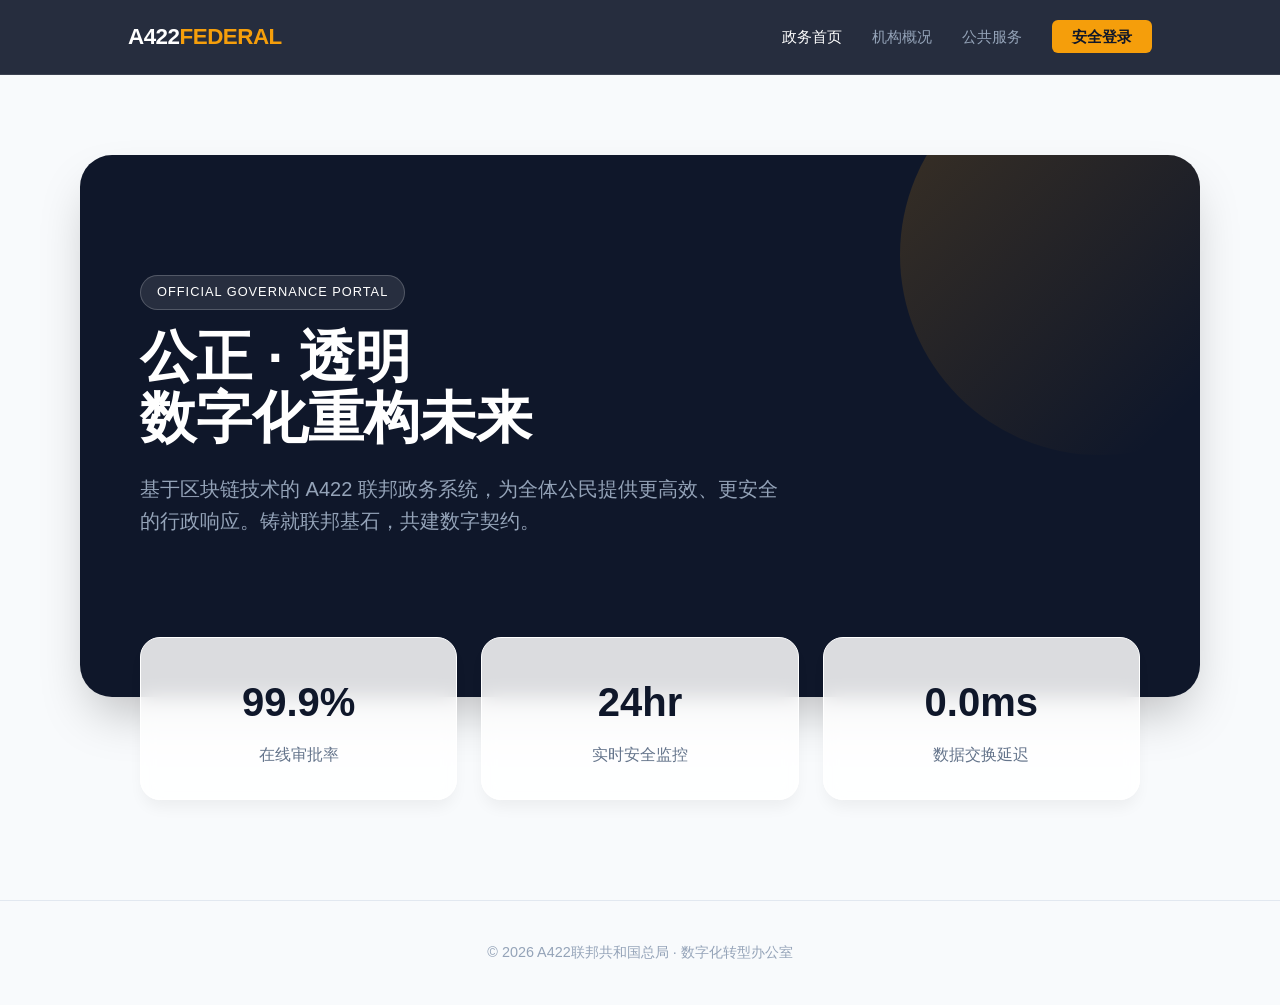
<file: index.html>
<!DOCTYPE html>
<html lang="zh-CN">
<head>
    <meta charset="UTF-8">
    <meta name="viewport" content="width=device-width, initial-scale=1.0">
    <title>A422 联邦共和国总局 | 官方门户</title>
    <style>
        /* 现代政府风：极简、深邃、专业 */
        :root {
            --primary: #0f172a;    /* 深靛蓝 */
            --accent: #f59e0b;     /* 暖金 */
            --glass: rgba(255, 255, 255, 0.85);
            --text: #1e293b;
        }

        * { margin: 0; padding: 0; box-sizing: border-box; }

        body {
            font-family: "Inter", "Segoe UI", "PingFang SC", sans-serif;
            background: #f8fafc;
            background-image: radial-gradient(#cbd5e1 0.5px, transparent 0.5px); /* 微米网格底纹 */
            background-size: 24px 24px;
            color: var(--text);
            line-height: 1.6;
        }

        /* 磨砂玻璃导航栏 */
        header {
            position: sticky;
            top: 0;
            z-index: 1000;
            background: rgba(15, 23, 42, 0.9);
            backdrop-filter: blur(10px);
            color: white;
            padding: 1.2rem 10%;
            display: flex;
            justify-content: space-between;
            align-items: center;
            border-bottom: 1px solid rgba(255,255,255,0.1);
        }

        .logo { font-size: 1.4rem; font-weight: 800; letter-spacing: -0.5px; }
        .logo span { color: var(--accent); }

        nav ul { display: flex; list-style: none; gap: 30px; }
        nav a { 
            color: #94a3b8; 
            text-decoration: none; 
            font-size: 0.95rem; 
            font-weight: 500; 
            transition: all 0.3s; 
        }
        nav a:hover, nav a.active { color: white; }

        .btn-login {
            background: var(--accent);
            color: var(--primary) !important;
            padding: 8px 20px;
            border-radius: 6px;
            font-weight: 700;
        }

        /* 英雄视觉区 */
        main { max-width: 1200px; margin: 80px auto; padding: 0 40px; }

        .hero-section {
            position: relative;
            padding: 120px 60px;
            background: var(--primary);
            color: white;
            border-radius: 32px;
            overflow: hidden;
            box-shadow: 0 25px 50px -12px rgba(0, 0, 0, 0.25);
        }

        /* 右侧装饰圆 */
        .hero-section::after {
            content: "";
            position: absolute;
            top: -100px; right: -100px;
            width: 400px; height: 400px;
            background: linear-gradient(135deg, rgba(245,158,11,0.2) 0%, transparent 80%);
            border-radius: 50%;
        }

        .hero-content { position: relative; z-index: 1; max-width: 650px; }
        .hero-content h2 { font-size: 3.5rem; line-height: 1.1; margin-bottom: 24px; }
        .hero-content p { font-size: 1.25rem; color: #94a3b8; margin-bottom: 40px; }

        .badge {
            display: inline-block;
            padding: 6px 16px;
            background: rgba(255,255,255,0.1);
            border: 1px solid rgba(255,255,255,0.2);
            border-radius: 100px;
            font-size: 0.8rem;
            text-transform: uppercase;
            letter-spacing: 1px;
            margin-bottom: 16px;
        }

        /* 统计卡片区 */
        .stats-grid {
            display: grid;
            grid-template-columns: repeat(3, 1fr);
            gap: 24px;
            margin-top: -60px;
            padding: 0 60px;
        }

        .stat-card {
            background: var(--glass);
            backdrop-filter: blur(10px);
            padding: 32px;
            border-radius: 20px;
            border: 1px solid white;
            box-shadow: 0 10px 15px -3px rgba(0,0,0,0.05);
            text-align: center;
        }

        .stat-card h3 { font-size: 2.5rem; color: var(--primary); margin-bottom: 8px; }
        .stat-card p { color: #64748b; font-weight: 500; }

        footer {
            margin-top: 100px;
            padding: 40px;
            text-align: center;
            border-top: 1px solid #e2e8f0;
            color: #94a3b8;
            font-size: 0.9rem;
        }
    </style>
</head>
<body>

<header>
    <div class="logo">A422<span>FEDERAL</span></div>
    <nav>
        <ul>
            <li><a href="index.html" class="active">政务首页</a></li>
            <li><a href="about.html">机构概况</a></li>
            <li><a href="services.html">公共服务</a></li>
            <li><a href="login.html" class="btn-login">安全登录</a></li>
        </ul>
    </nav>
</header>

<main>
    <section class="hero-section">
        <span class="badge">Official Governance Portal</span>
        <div class="hero-content">
            <h2>公正 · 透明<br>数字化重构未来</h2>
            <p>基于区块链技术的 A422 联邦政务系统，为全体公民提供更高效、更安全的行政响应。铸就联邦基石，共建数字契约。</p>
        </div>
    </section>

    <div class="stats-grid">
        <div class="stat-card">
            <h3>99.9<span>%</span></h3>
            <p>在线审批率</p>
        </div>
        <div class="stat-card">
            <h3>24<span>hr</span></h3>
            <p>实时安全监控</p>
        </div>
        <div class="stat-card">
            <h3>0.0<span>ms</span></h3>
            <p>数据交换延迟</p>
        </div>
    </div>
</main>

<footer>
    &copy; 2026 A422联邦共和国总局 · 数字化转型办公室
</footer>

</body>
</html>
</file>
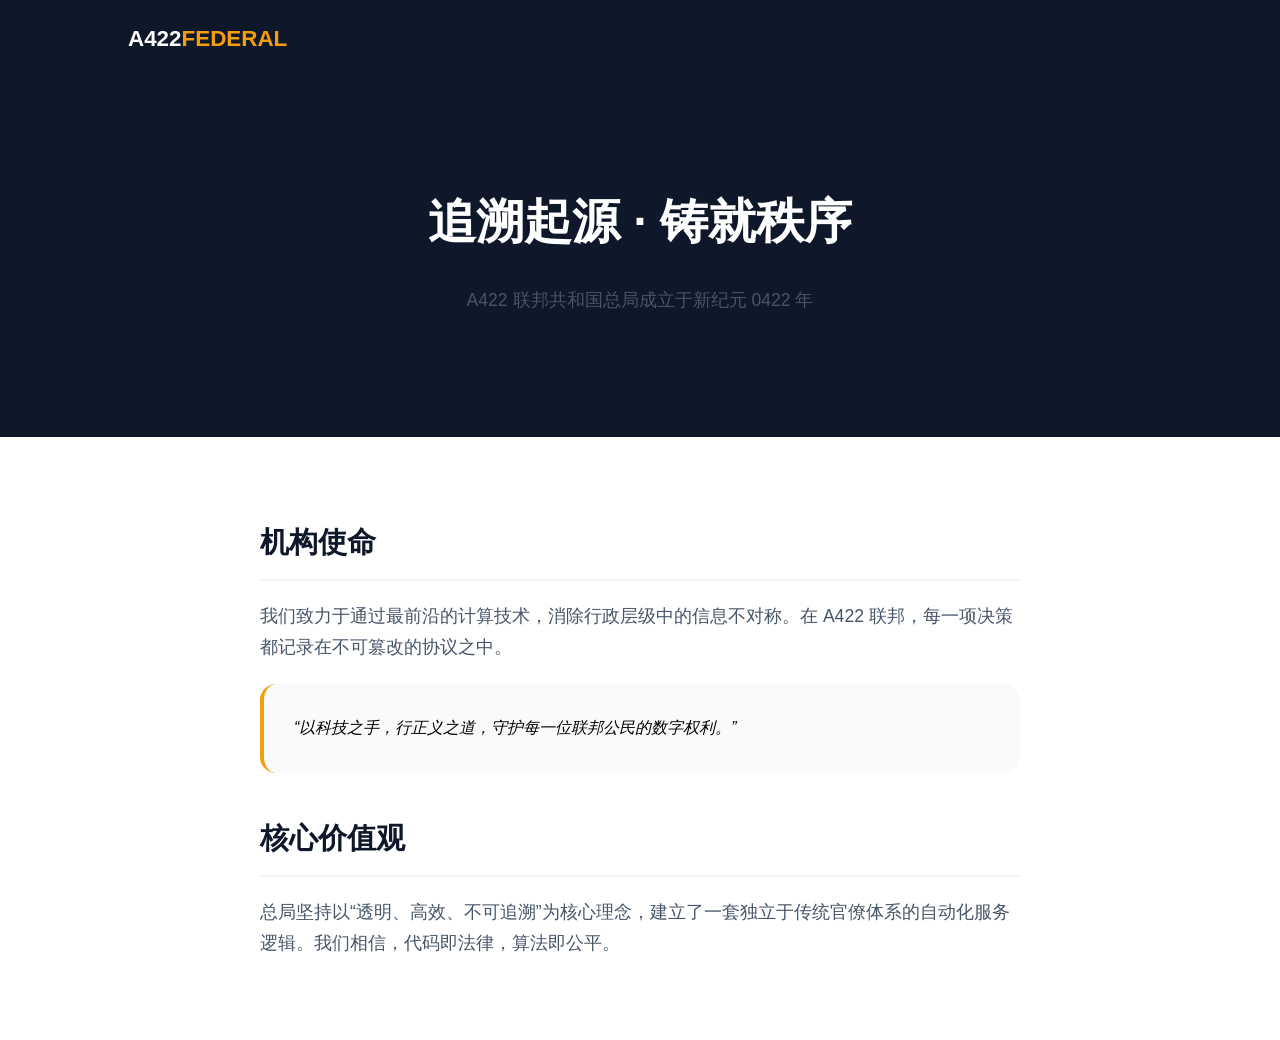
<file: about.html>
<!DOCTYPE html>
<html lang="zh-CN">
<head>
    <meta charset="UTF-8">
    <meta name="viewport" content="width=device-width, initial-scale=1.0">
    <title>机构概况 | A422 联邦共和国总局</title>
    <style>
        :root { --primary: #0f172a; --accent: #f59e0b; --text: #1e293b; }
        * { margin: 0; padding: 0; box-sizing: border-box; }
        body { font-family: "Inter", sans-serif; background: #fff; line-height: 1.8; }
        
        header { background: var(--primary); color: white; padding: 1.2rem 10%; display: flex; justify-content: space-between; align-items: center; }
        .logo { font-size: 1.4rem; font-weight: 800; color: white; text-decoration: none; }
        .logo span { color: var(--accent); }

        .about-hero { background: #0f172a; color: white; padding: 100px 10%; text-align: center; }
        .about-hero h2 { font-size: 3rem; margin-bottom: 20px; }
        
        .content-section { max-width: 800px; margin: 80px auto; padding: 0 20px; }
        h3 { font-size: 1.8rem; margin: 40px 0 20px; color: var(--primary); border-bottom: 2px solid #f1f5f9; padding-bottom: 10px; }
        p { color: #475569; margin-bottom: 20px; font-size: 1.1rem; }
        .mission-quote { background: #f8fafc; padding: 30px; border-radius: 16px; border-left: 4px solid var(--accent); font-style: italic; }
    </style>
</head>
<body>
    <header>
        <a href="index.html" class="logo">A422<span>FEDERAL</span></a>
    </header>
    <section class="about-hero">
        <h2>追溯起源 · 铸就秩序</h2>
        <p>A422 联邦共和国总局成立于新纪元 0422 年</p>
    </section>
    <main class="content-section">
        <h3>机构使命</h3>
        <p>我们致力于通过最前沿的计算技术，消除行政层级中的信息不对称。在 A422 联邦，每一项决策都记录在不可篡改的协议之中。</p>
        <div class="mission-quote">
            “以科技之手，行正义之道，守护每一位联邦公民的数字权利。”
        </div>
        <h3>核心价值观</h3>
        <p>总局坚持以“透明、高效、不可追溯”为核心理念，建立了一套独立于传统官僚体系的自动化服务逻辑。我们相信，代码即法律，算法即公平。</p>
    </main>
</body>
</html>
</file>
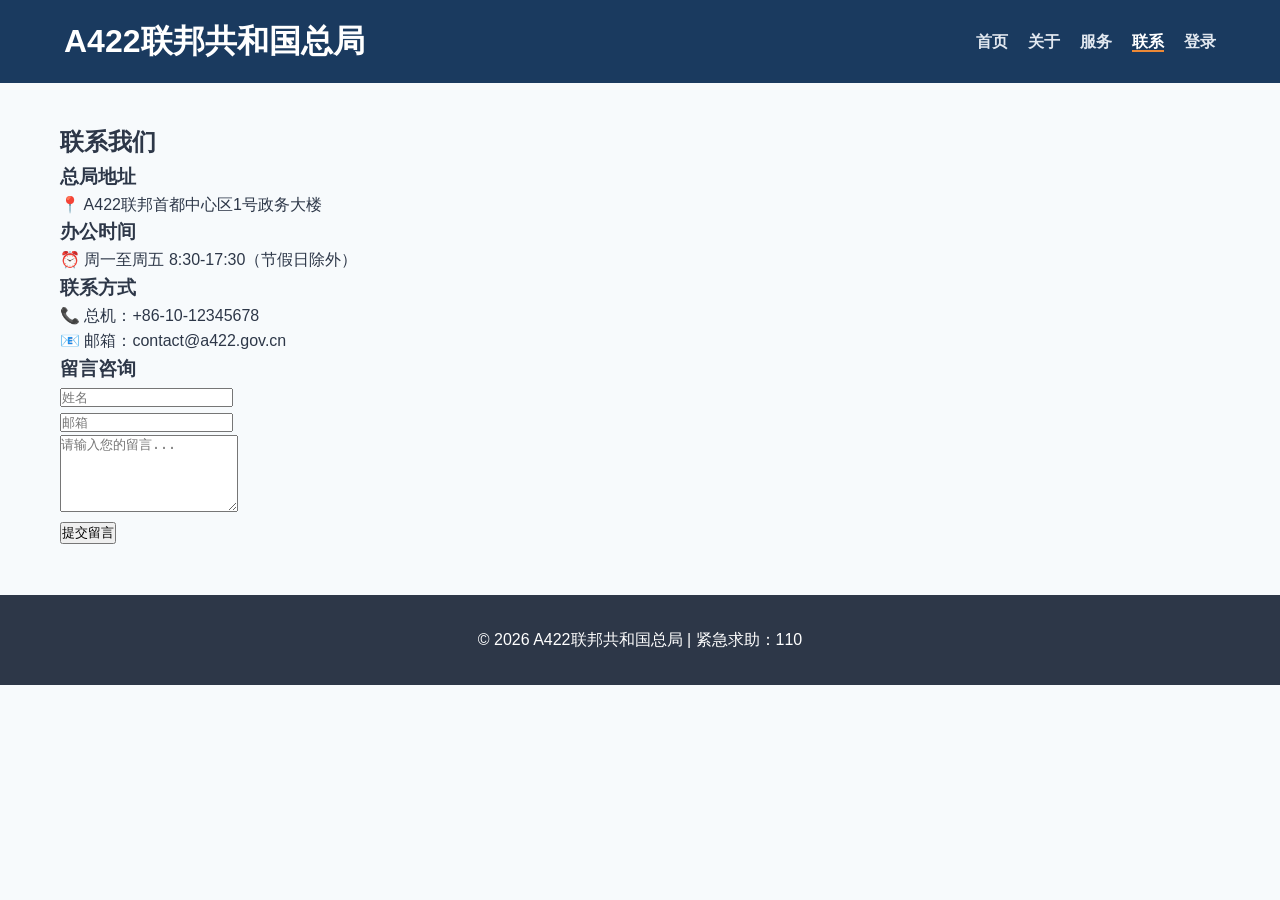
<file: contact.html>
<!DOCTYPE html>
<html lang="zh-CN">
<head>
    <meta charset="UTF-8">
    <meta name="viewport" content="width=device-width, initial-scale=1.0">
    <title>联系我们 - A422联邦共和国总局</title>
    <link rel="stylesheet" href="styles.css">
</head>
<body>
    <header>
        <h1>A422联邦共和国总局</h1>
        <nav>
            <ul>
                <li><a href="index.html">首页</a></li>
                <li><a href="about.html">关于</a></li>
                <li><a href="services.html">服务</a></li>
                <li><a href="contact.html" class="active">联系</a></li>
                <li><a href="login.html" class="login-btn">登录</a></li>
            </ul>
        </nav>
    </header>

    <main>
        <section class="content-section">
            <h2>联系我们</h2>
            <div class="contact-container">
                <div class="contact-info">
                    <h3>总局地址</h3>
                    <p>📍 A422联邦首都中心区1号政务大楼</p>
                    <h3>办公时间</h3>
                    <p>⏰ 周一至周五 8:30-17:30（节假日除外）</p>
                    <h3>联系方式</h3>
                    <p>📞 总机：+86-10-12345678</p>
                    <p>📧 邮箱：contact@a422.gov.cn</p>
                </div>
                <form class="contact-form">
                    <h3>留言咨询</h3>
                    <div class="form-group">
                        <input type="text" placeholder="姓名" required>
                    </div>
                    <div class="form-group">
                        <input type="email" placeholder="邮箱" required>
                    </div>
                    <div class="form-group">
                        <textarea placeholder="请输入您的留言..." rows="5" required></textarea>
                    </div>
                    <button type="submit">提交留言</button>
                </form>
            </div>
        </section>
    </main>

    <footer>
        <p>&copy; 2026 A422联邦共和国总局 | 紧急求助：110</p>
    </footer>
</body>
</html>
</file>
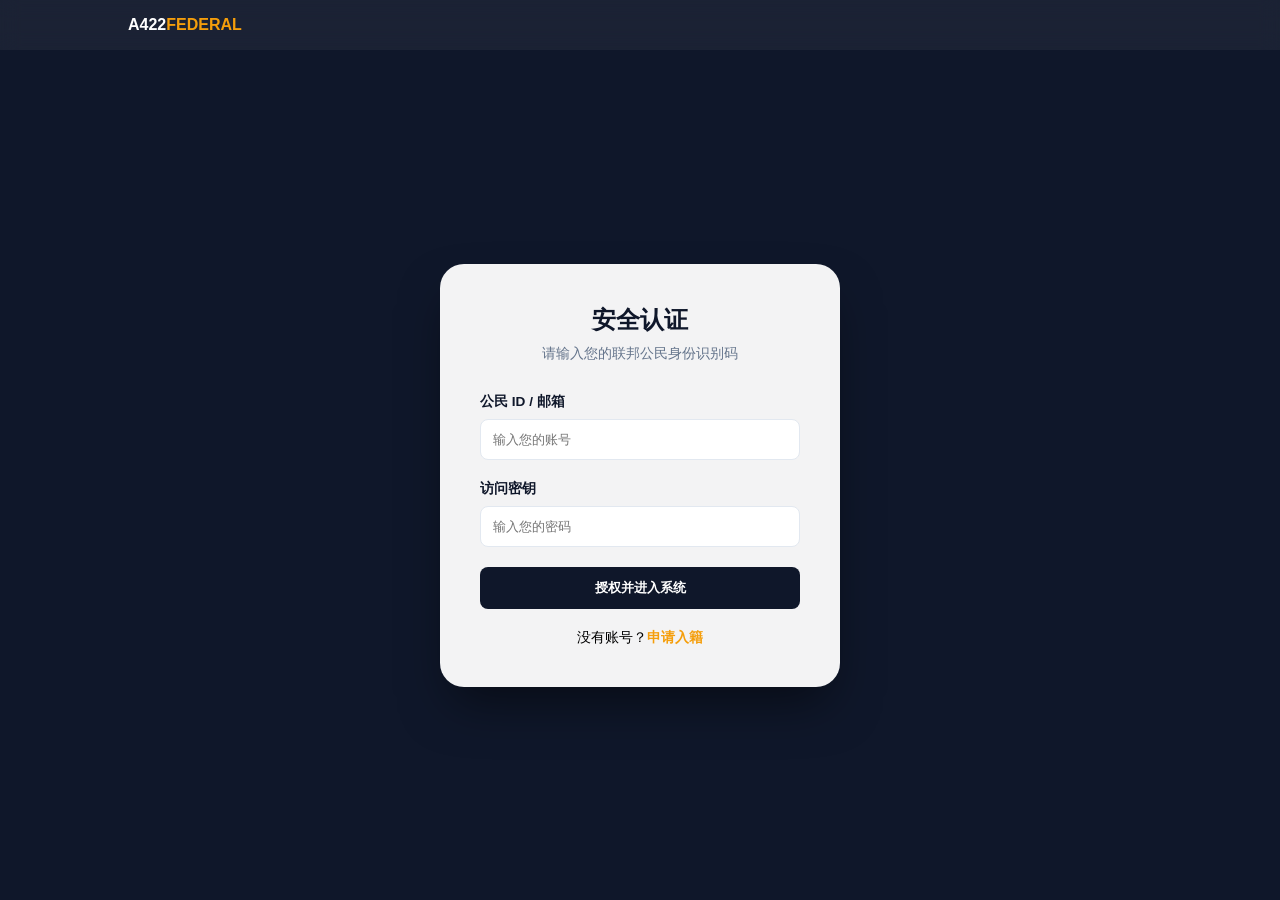
<file: login.html>
<!DOCTYPE html>
<html lang="zh-CN">
<head>
    <meta charset="UTF-8">
    <meta name="viewport" content="width=device-width, initial-scale=1.0">
    <title>安全登录 | A422 联邦共和国总局</title>
    <style>
        :root { --primary: #0f172a; --accent: #f59e0b; --text: #1e293b; }
        * { margin: 0; padding: 0; box-sizing: border-box; }
        body { 
            font-family: "Inter", sans-serif; 
            background: #0f172a; /* 登录页采用深色背景增加安全感 */
            display: flex; flex-direction: column; min-height: 100vh;
        }
        header { 
            background: rgba(255,255,255,0.05); backdrop-filter: blur(10px);
            padding: 1rem 10%; display: flex; justify-content: space-between; align-items: center;
        }
        .logo { color: white; font-weight: 800; text-decoration: none; }
        .logo span { color: var(--accent); }
        
        main { flex: 1; display: flex; align-items: center; justify-content: center; padding: 20px; }
        .login-card {
            background: rgba(255, 255, 255, 0.95);
            padding: 40px; border-radius: 24px; width: 100%; max-width: 400px;
            box-shadow: 0 25px 50px -12px rgba(0, 0, 0, 0.5);
        }
        h2 { color: var(--primary); margin-bottom: 8px; text-align: center; }
        p.subtitle { color: #64748b; text-align: center; font-size: 0.9rem; margin-bottom: 30px; }
        
        .form-group { margin-bottom: 20px; }
        label { display: block; margin-bottom: 8px; font-size: 0.85rem; font-weight: 600; color: var(--primary); }
        input {
            width: 100%; padding: 12px; border: 1.5px solid #e2e8f0; border-radius: 8px;
            outline: none; transition: 0.3s;
        }
        input:focus { border-color: var(--accent); box-shadow: 0 0 0 3px rgba(245,158,11,0.1); }
        
        .btn-submit {
            width: 100%; padding: 12px; background: var(--primary); color: white;
            border: none; border-radius: 8px; font-weight: 700; cursor: pointer; transition: 0.3s;
        }
        .btn-submit:hover { background: #1e293b; transform: translateY(-1px); }
        
        .footer-links { margin-top: 20px; text-align: center; font-size: 0.85rem; }
        .footer-links a { color: var(--accent); text-decoration: none; font-weight: 600; }
    </style>
</head>
<body>
    <header>
        <a href="index.html" class="logo">A422<span>FEDERAL</span></a>
    </header>
    <main>
        <div class="login-card">
            <h2>安全认证</h2>
            <p class="subtitle">请输入您的联邦公民身份识别码</p>
            <form>
                <div class="form-group">
                    <label>公民 ID / 邮箱</label>
                    <input type="text" placeholder="输入您的账号">
                </div>
                <div class="form-group">
                    <label>访问密钥</label>
                    <input type="password" placeholder="输入您的密码">
                </div>
                <button type="button" class="btn-submit">授权并进入系统</button>
            </form>
            <div class="footer-links">
                没有账号？<a href="register.html">申请入籍</a>
            </div>
        </div>
    </main>
</body>
</html>
</file>
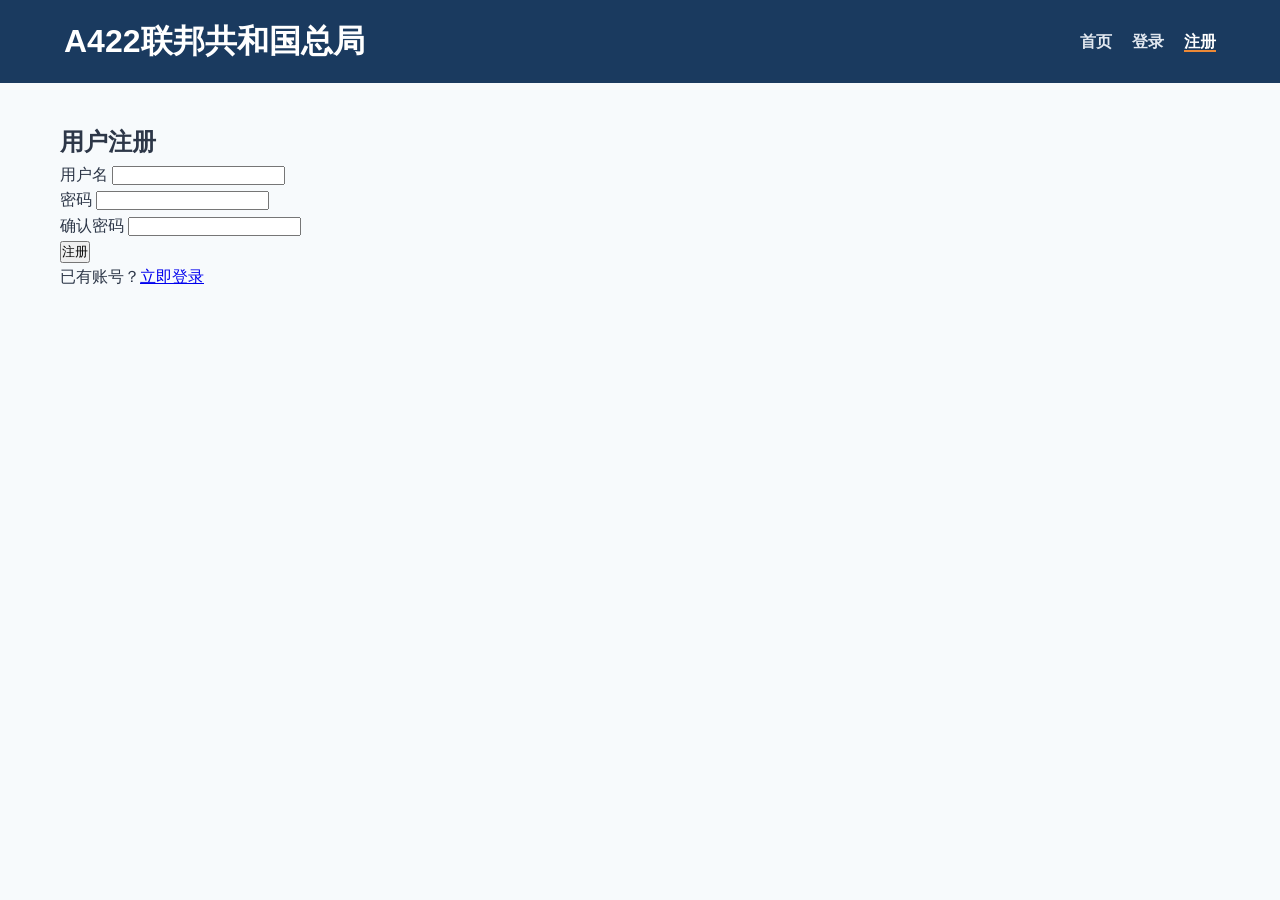
<file: reginster.html>
<!DOCTYPE html>
<html lang="zh-CN">
<head>
    <meta charset="UTF-8">
    <meta name="viewport" content="width=device-width, initial-scale=1.0">
    <title>用户注册</title>
    <link rel="stylesheet" href="styles.css">
</head>
<body>
    <header>
        <h1>A422联邦共和国总局</h1>
        <nav>
            <ul>
                <li><a href="index.html">首页</a></li>
                <li><a href="login.html">登录</a></li>
                <li><a href="register.html" class="active">注册</a></li>
            </ul>
        </nav>
    </header>

    <main>
        <section class="auth-form">
            <h2>用户注册</h2>
            <form id="registerForm">
                <div class="form-group">
                    <label for="reg-username">用户名</label>
                    <input type="text" id="reg-username" required>
                </div>
                <div class="form-group">
                    <label for="reg-password">密码</label>
                    <input type="password" id="reg-password" required>
                </div>
                <div class="form-group">
                    <label for="reg-confirm">确认密码</label>
                    <input type="password" id="reg-confirm" required>
                </div>
                <button type="submit">注册</button>
                <p>已有账号？<a href="login.html">立即登录</a></p>
            </form>
        </section>
    </main>

    <script src="script.js"></script>
</body>
</html>
</file>
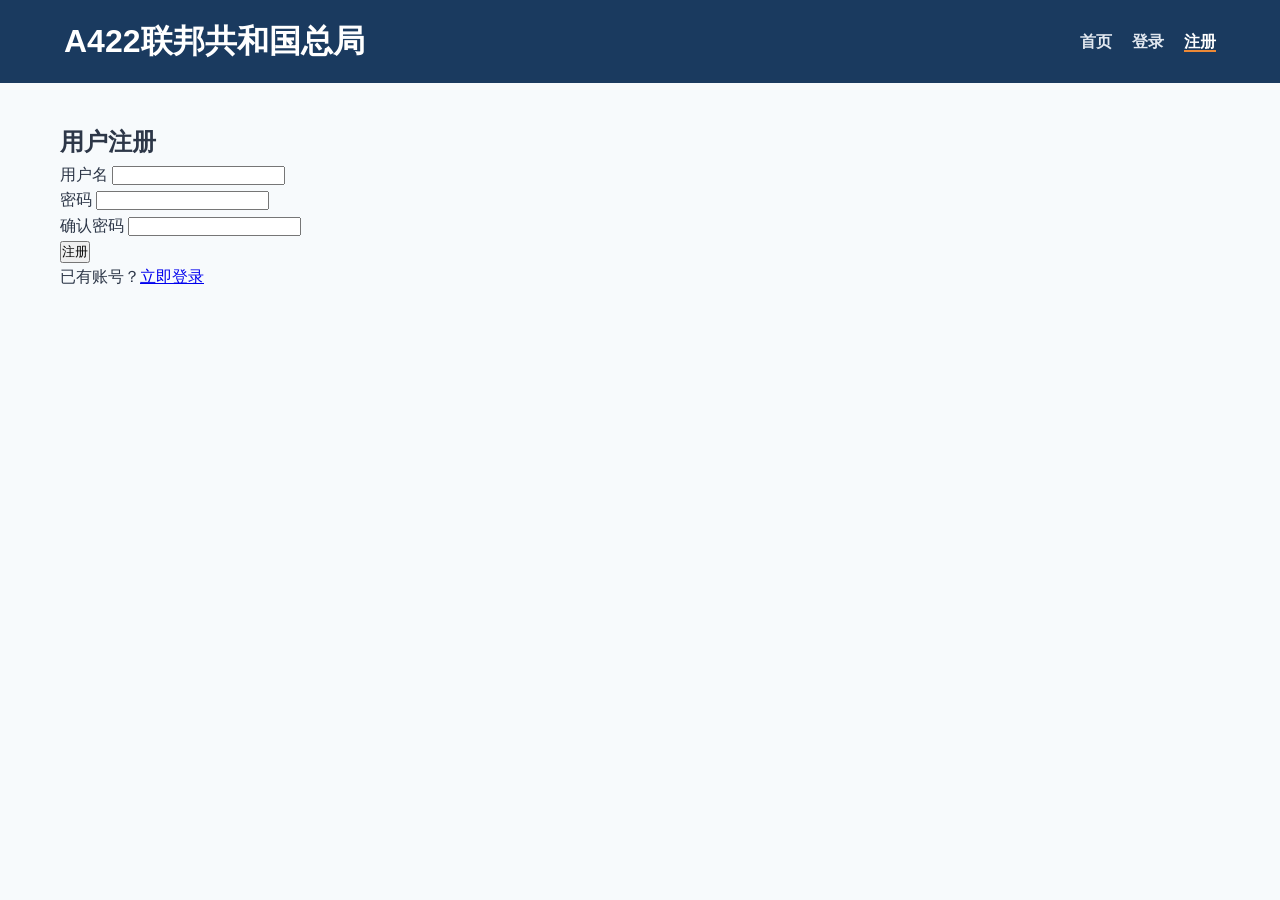
<file: register.html>
<!DOCTYPE html>
<html lang="zh-CN">
<head>
    <meta charset="UTF-8">
    <meta name="viewport" content="width=device-width, initial-scale=1.0">
    <title>用户注册</title>
    <link rel="stylesheet" href="styles.css">
</head>
<body>
    <header>
        <h1>A422联邦共和国总局</h1>
        <nav>
            <ul>
                <li><a href="index.html">首页</a></li>
                <li><a href="login.html">登录</a></li>
                <li><a href="register.html" class="active">注册</a></li>
            </ul>
        </nav>
    </header>

    <main>
        <section class="auth-form">
            <h2>用户注册</h2>
            <form id="registerForm">
                <div class="form-group">
                    <label for="reg-username">用户名</label>
                    <input type="text" id="reg-username" required>
                </div>
                <div class="form-group">
                    <label for="reg-password">密码</label>
                    <input type="password" id="reg-password" required>
                </div>
                <div class="form-group">
                    <label for="reg-confirm">确认密码</label>
                    <input type="password" id="reg-confirm" required>
                </div>
                <button type="submit">注册</button>
                <p>已有账号？<a href="login.html">立即登录</a></p>
            </form>
        </section>
    </main>

    <script src="script.js"></script>
</body>
</html>
</file>
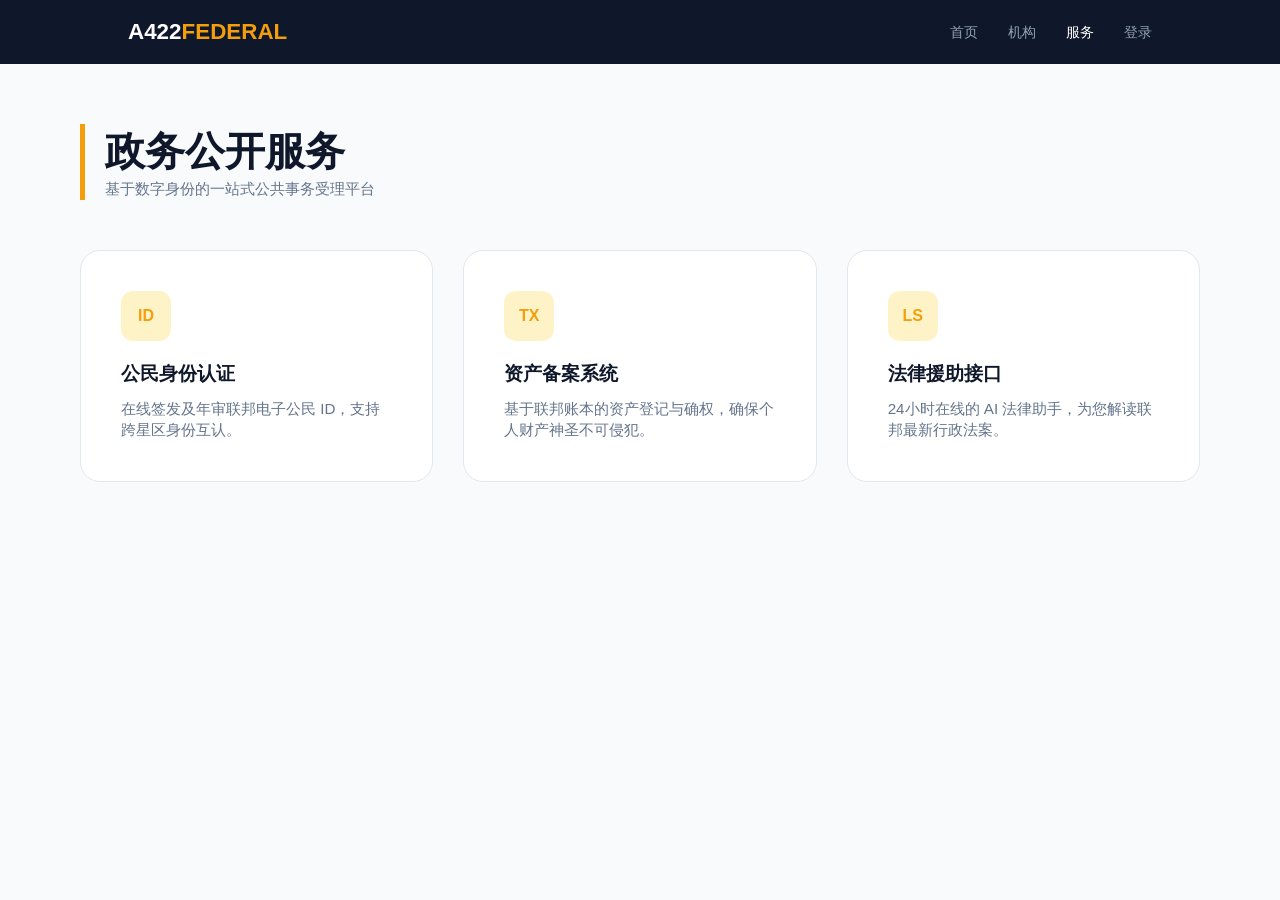
<file: services.html>
<!DOCTYPE html>
<html lang="zh-CN">
<head>
    <meta charset="UTF-8">
    <meta name="viewport" content="width=device-width, initial-scale=1.0">
    <title>政务服务 | A422 联邦共和国总局</title>
    <style>
        :root { --primary: #0f172a; --accent: #f59e0b; --text: #1e293b; }
        * { margin: 0; padding: 0; box-sizing: border-box; }
        body { font-family: "Inter", sans-serif; background: #f8fafc; color: var(--text); }
        
        header { background: var(--primary); color: white; padding: 1.2rem 10%; display: flex; justify-content: space-between; align-items: center; }
        .logo { font-size: 1.4rem; font-weight: 800; color: white; text-decoration: none; }
        .logo span { color: var(--accent); }
        nav ul { display: flex; list-style: none; gap: 30px; }
        nav a { color: #94a3b8; text-decoration: none; font-size: 0.9rem; transition: 0.3s; }
        nav a:hover, nav a.active { color: white; }

        main { max-width: 1200px; margin: 60px auto; padding: 0 40px; }
        .page-header { margin-bottom: 50px; border-left: 5px solid var(--accent); padding-left: 20px; }
        h2 { font-size: 2.5rem; color: var(--primary); }

        .services-grid { display: grid; grid-template-columns: repeat(auto-fit, minmax(300px, 1fr)); gap: 30px; }
        .service-card {
            background: white; padding: 40px; border-radius: 20px;
            border: 1px solid #e2e8f0; transition: all 0.3s ease;
        }
        .service-card:hover { transform: translateY(-10px); box-shadow: 0 20px 25px -5px rgba(0,0,0,0.1); border-color: var(--accent); }
        .icon-box { width: 50px; height: 50px; background: #fef3c7; border-radius: 12px; margin-bottom: 20px; display: flex; align-items: center; justify-content: center; color: var(--accent); font-weight: bold; }
        h3 { margin-bottom: 12px; color: var(--primary); }
        p { color: #64748b; font-size: 0.95rem; }
    </style>
</head>
<body>
    <header>
        <a href="index.html" class="logo">A422<span>FEDERAL</span></a>
        <nav>
            <ul>
                <li><a href="index.html">首页</a></li>
                <li><a href="about.html">机构</a></li>
                <li><a href="services.html" class="active">服务</a></li>
                <li><a href="login.html">登录</a></li>
            </ul>
        </nav>
    </header>
    <main>
        <div class="page-header">
            <h2>政务公开服务</h2>
            <p>基于数字身份的一站式公共事务受理平台</p>
        </div>
        <div class="services-grid">
            <div class="service-card">
                <div class="icon-box">ID</div>
                <h3>公民身份认证</h3>
                <p>在线签发及年审联邦电子公民 ID，支持跨星区身份互认。</p>
            </div>
            <div class="service-card">
                <div class="icon-box">TX</div>
                <h3>资产备案系统</h3>
                <p>基于联邦账本的资产登记与确权，确保个人财产神圣不可侵犯。</p>
            </div>
            <div class="service-card">
                <div class="icon-box">LS</div>
                <h3>法律援助接口</h3>
                <p>24小时在线的 AI 法律助手，为您解读联邦最新行政法案。</p>
            </div>
        </div>
    </main>
</body>
</html>
</file>
<file: styles.css>
/* 全ての余白をリセットし、黒い点を消す */
* {
    margin: 0;
    padding: 0;
    box-sizing: border-box;
    list-style: none; /* リストの点を強制的に消去 */
}

body {
    font-family: "Helvetica Neue", Arial, "Hiragino Kaku Gothic ProN", "Hiragino Sans", sans-serif;
    background-color: #f7fafc;
    color: #2d3748;
    line-height: 1.6;
}

/* ナビゲーションバー (紺色) */
header {
    background: #1a3a5f;
    color: white;
    padding: 1rem 5%;
    display: flex;
    justify-content: space-between;
    align-items: center;
}

nav ul {
    display: flex;
    gap: 20px;
}

nav a {
    color: #e2e8f0;
    text-decoration: none;
    font-weight: bold;
}

nav a:hover, nav a.active {
    color: white;
    border-bottom: 2px solid #ed8936;
}

/* メインコンテンツ */
main {
    max-width: 1200px;
    margin: 40px auto;
    padding: 0 20px;
}

.hero {
    background: linear-gradient(135deg, #1a3a5f 0%, #2c5282 100%);
    color: white;
    padding: 80px 20px;
    text-align: center;
    border-radius: 12px;
}

footer {
    background: #2d3748;
    color: white;
    text-align: center;
    padding: 2rem;
    margin-top: 50px;
}
</file>
